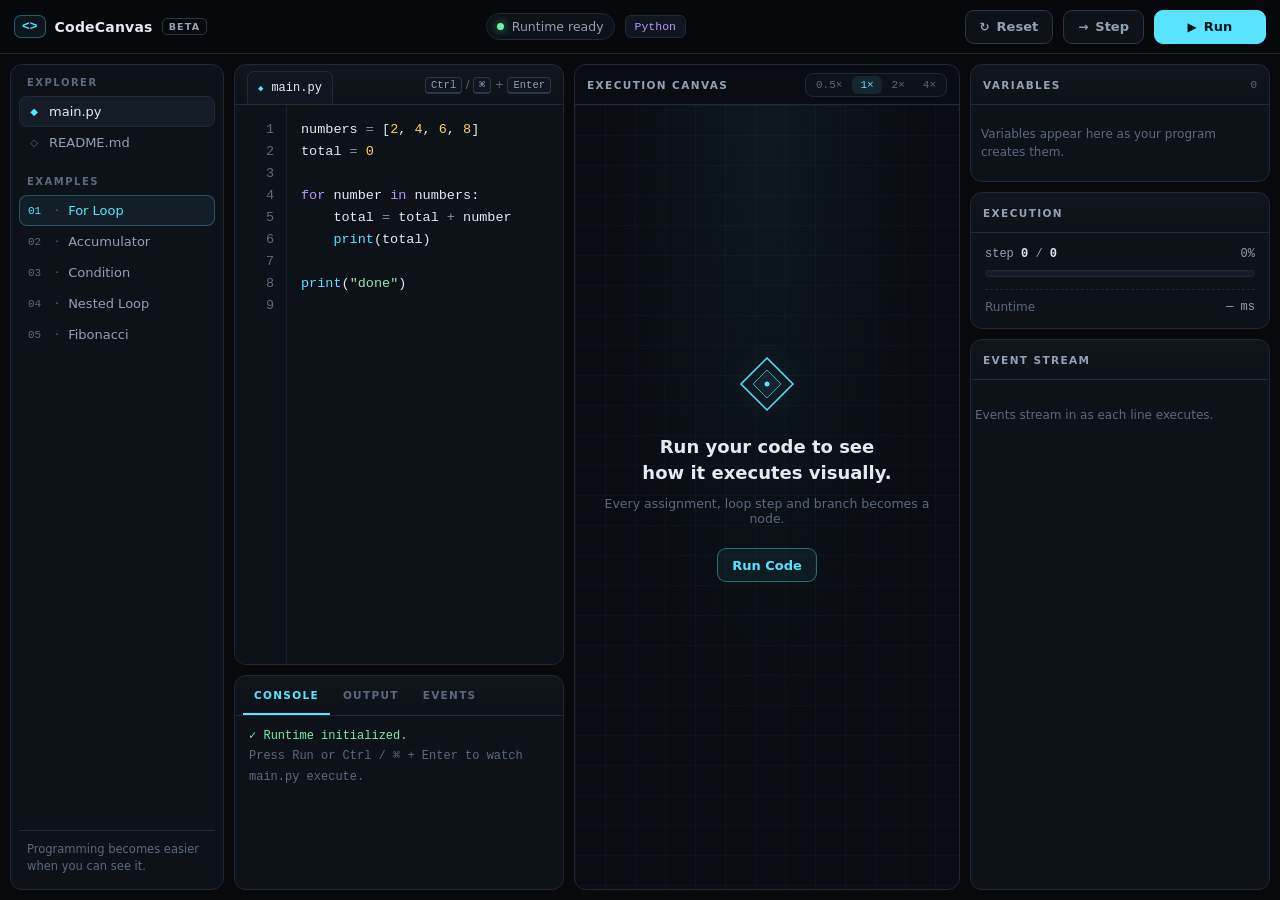
<file: Code-Canvas/index.html>
<!DOCTYPE html>
<html lang="en">
<head>
  <meta charset="utf-8">
  <meta name="viewport" content="width=device-width, initial-scale=1">
  <meta name="theme-color" content="#07090D">
  <title>CodeCanvas — see your code run</title>
  <link rel="stylesheet" href="style.css">
</head>
<body>

<!-- ───────────── TOP BAR ───────────── -->
<header class="topbar">
  <div class="tb-left">
    <button class="icon-btn menu-btn" id="menuBtn" aria-label="Toggle explorer" data-tip="Explorer">☰</button>
    <div class="brand">
      <span class="brand-mark">&lt;&gt;</span>
      <span class="brand-name">CodeCanvas</span>
      <span class="badge">BETA</span>
    </div>
  </div>

  <div class="tb-center">
    <span class="status" id="status" data-state="idle"><i class="dot"></i><span id="statusText">Runtime ready</span></span>
    <span class="lang">Python</span>
  </div>

  <div class="tb-right">
    <button class="btn ghost" id="resetBtn" data-tip="Reset execution"><span class="ico">↻</span><span class="lbl">Reset</span></button>
    <button class="btn ghost" id="stepBtn" data-tip="Execute one event"><span class="ico">→</span><span class="lbl">Step</span></button>
    <button class="btn primary" id="runBtn" data-tip="Ctrl / ⌘ + Enter"><span class="ico" id="runIcon">▶</span><span class="lbl" id="runLabel">Run</span></button>
  </div>
</header>

<div class="scrim" id="scrim"></div>

<div class="app" id="app">

  <!-- ───────────── EXPLORER ───────────── -->
  <aside class="sidebar" id="sidebar">
    <div class="sb-section">
      <div class="sb-title">EXPLORER</div>
      <button class="file active" data-file="main.py"><span class="glyph">◆</span>main.py</button>
      <button class="file" data-file="README.md"><span class="glyph">◇</span>README.md</button>
    </div>
    <div class="sb-section">
      <div class="sb-title">EXAMPLES</div>
      <div id="examples"></div>
    </div>
    <div class="sb-foot">Programming becomes easier<br>when you can see it.</div>
  </aside>

  <!-- ───────────── EDITOR + CONSOLE ───────────── -->
  <section class="col-editor">
    <div class="panel editor-panel">
      <div class="panel-head">
        <span class="file-tab"><span class="glyph" id="fileGlyph">◆</span><span id="fileName">main.py</span></span>
        <span class="hint"><kbd>Ctrl</kbd> / <kbd>⌘</kbd> + <kbd>Enter</kbd></span>
        <button class="collapse-btn" data-collapse aria-label="Collapse panel">⌄</button>
      </div>
      <div class="panel-body">
        <div class="editor-body" id="editorBody">
          <div class="bars-layer"><div id="barsInner">
            <div class="bar cursor-line" id="curLine"></div>
            <div class="bar exec-line" id="execLine"></div>
          </div></div>
          <div class="gutter"><div id="gutterInner"></div></div>
          <div class="code-area">
            <pre class="hl" id="hl" aria-hidden="true"><code id="hlCode"></code></pre>
            <textarea id="code" spellcheck="false" autocapitalize="off" autocomplete="off" autocorrect="off" wrap="off" aria-label="Code editor"></textarea>
          </div>
        </div>
        <div class="readme-view" id="readmeView" hidden></div>
      </div>
    </div>

    <div class="panel console-panel">
      <div class="panel-head">
        <div class="tabs" id="consoleTabs">
          <button class="tab active" data-tab="console">CONSOLE</button>
          <button class="tab" data-tab="output">OUTPUT</button>
          <button class="tab" data-tab="events">EVENTS</button>
        </div>
        <button class="collapse-btn" data-collapse aria-label="Collapse panel">⌄</button>
      </div>
      <div class="panel-body">
        <div class="pane active" id="pane-console"></div>
        <div class="pane" id="pane-output"></div>
        <div class="pane" id="pane-events"></div>
      </div>
    </div>
  </section>

  <!-- ───────────── EXECUTION CANVAS (hero) ───────────── -->
  <section class="panel canvas-panel" id="canvasPanel">
    <div class="panel-head">
      <span class="panel-title">EXECUTION CANVAS</span>
      <div class="speed" id="speed" role="group" aria-label="Playback speed">
        <button data-speed="0.5" data-tip="Slow">0.5×</button>
        <button data-speed="1" class="active" data-tip="Normal">1×</button>
        <button data-speed="2" data-tip="Fast">2×</button>
        <button data-speed="4" data-tip="Very fast">4×</button>
      </div>
      <button class="collapse-btn" data-collapse aria-label="Collapse panel">⌄</button>
    </div>
    <div class="panel-body canvas-body">
      <div class="canvas-scroll" id="canvasScroll">
        <div class="empty" id="empty">
          <svg class="empty-mark" viewBox="0 0 64 64" width="64" height="64" aria-hidden="true">
            <path d="M32 6 58 32 32 58 6 32Z" fill="none" stroke="currentColor" stroke-width="1.5"/>
            <path d="M32 18 46 32 32 46 18 32Z" fill="rgba(89,227,255,.08)" stroke="currentColor" stroke-width="1" opacity=".7"/>
            <circle cx="32" cy="32" r="2.5" fill="currentColor"/>
          </svg>
          <p class="empty-title">Run your code to see<br>how it executes visually.</p>
          <p class="empty-sub">Every assignment, loop step and branch becomes a node.</p>
          <button class="btn outline" id="emptyRun">Run Code</button>
        </div>
        <div class="errpanel" id="errPanel" hidden></div>
        <div class="flow" id="flow"></div>
      </div>
    </div>
  </section>

  <!-- ───────────── STATE COLUMN ───────────── -->
  <aside class="col-state">
    <div class="panel" id="varsPanel">
      <div class="panel-head">
        <span class="panel-title">VARIABLES</span>
        <span class="count" id="varCount">0</span>
        <button class="collapse-btn" data-collapse aria-label="Collapse panel">⌄</button>
      </div>
      <div class="panel-body">
        <div class="vars" id="vars"><p class="muted-note">Variables appear here as your program creates them.</p></div>
      </div>
    </div>

    <div class="panel" id="execPanel">
      <div class="panel-head">
        <span class="panel-title">EXECUTION</span>
        <button class="collapse-btn" data-collapse aria-label="Collapse panel">⌄</button>
      </div>
      <div class="panel-body">
        <div class="progress-wrap">
          <div class="progress-top">
            <span>step <b id="stepNow">0</b> / <b id="stepTotal">0</b></span>
            <span id="pct">0%</span>
          </div>
          <div class="bar-track"><div class="bar-fill" id="barFill"></div></div>
          <div class="runtime"><span>Runtime</span><b id="runtime">— ms</b></div>
        </div>
      </div>
    </div>

    <div class="panel grow" id="eventsPanel">
      <div class="panel-head">
        <span class="panel-title">EVENT STREAM</span>
        <button class="collapse-btn" data-collapse aria-label="Collapse panel">⌄</button>
      </div>
      <div class="panel-body">
        <ul class="feed" id="feed"></ul>
        <p class="muted-note" id="feedEmpty">Events stream in as each line executes.</p>
      </div>
    </div>
  </aside>
</div>

<script src="app.js"></script>
</body>
</html>
</file>
<file: Code-Canvas/style.css>
/* ───────────────────────── CodeCanvas — style.css ───────────────────────── */

:root {
  --bg: #07090d;
  --p1: #0d1118;
  --p2: #101620;
  --p3: #151c28;
  --bd: #202936;
  --bd2: #2b3647;
  --cyan: #59e3ff;
  --ok: #72f1a8;
  --warn: #ffd166;
  --err: #ff6b7a;
  --purple: #b997ff;
  --tx: #e4eaf3;
  --tx2: #93a1b5;
  --tx3: #5b6a7e;
  --tb: 54px;
  --lh: 22px;
  --pad: 14px;
  --fs: 13.5px;
  --k: 1; /* animation time multiplier (set by speed) */
  --ui:
    Inter, "Segoe UI", system-ui, -apple-system, Roboto, "Helvetica Neue",
    sans-serif;
  --mono:
    "JetBrains Mono", "Fira Code", "SF Mono", ui-monospace, Menlo, Consolas,
    "Liberation Mono", monospace;
  color-scheme: dark;
}

* {
  box-sizing: border-box;
}
html,
body {
  margin: 0;
  background: var(--bg);
  color: var(--tx);
  font-family: var(--ui);
  font-size: 14px;
  -webkit-font-smoothing: antialiased;
}
body {
  height: 100vh;
  overflow: hidden;
}
button {
  font: inherit;
  color: inherit;
  cursor: pointer;
  border: 0;
  background: none;
}
kbd {
  font-family: var(--mono);
  font-size: 10.5px;
  padding: 1px 5px;
  border: 1px solid var(--bd2);
  border-bottom-width: 2px;
  border-radius: 4px;
  color: var(--tx2);
  background: var(--p2);
}
::-webkit-scrollbar {
  width: 9px;
  height: 9px;
}
::-webkit-scrollbar-thumb {
  background: #1d2635;
  border-radius: 6px;
  border: 2px solid transparent;
  background-clip: padding-box;
}
::-webkit-scrollbar-thumb:hover {
  background: #2a3649;
  background-clip: padding-box;
  border: 2px solid transparent;
}
::-webkit-scrollbar-corner {
  background: transparent;
}
:focus-visible {
  outline: 1px solid var(--cyan);
  outline-offset: 1px;
}

/* Tooltips */
[data-tip] {
  position: relative;
}
[data-tip]:hover::after {
  content: attr(data-tip);
  position: absolute;
  top: calc(100% + 8px);
  left: 50%;
  transform: translateX(-50%);
  white-space: nowrap;
  font-size: 11px;
  padding: 4px 8px;
  border-radius: 6px;
  z-index: 80;
  pointer-events: none;
  background: #1a2332;
  border: 1px solid var(--bd2);
  color: var(--tx);
  box-shadow: 0 6px 18px rgba(0, 0, 0, 0.45);
  animation: fadeIn 0.15s ease-out 0.35s both;
}
.tb-right [data-tip]:last-child:hover::after {
  left: auto;
  right: 0;
  transform: none;
}

/* ───────── Top bar ───────── */
.topbar {
  position: sticky;
  top: 0;
  z-index: 50;
  height: var(--tb);
  display: flex;
  align-items: center;
  justify-content: space-between;
  gap: 12px;
  padding: 0 14px;
  background: rgba(7, 9, 13, 0.88);
  backdrop-filter: blur(10px);
  border-bottom: 1px solid var(--bd);
}
.tb-left,
.tb-center,
.tb-right {
  display: flex;
  align-items: center;
  gap: 10px;
}
.brand {
  display: flex;
  align-items: center;
  gap: 9px;
}
.brand-mark {
  font-family: var(--mono);
  font-weight: 700;
  font-size: 13px;
  color: var(--cyan);
  padding: 3px 7px;
  border: 1px solid rgba(89, 227, 255, 0.35);
  border-radius: 7px;
  background: rgba(89, 227, 255, 0.07);
}
.brand-name {
  font-weight: 650;
  letter-spacing: 0.2px;
}
.badge {
  font-size: 9.5px;
  letter-spacing: 1.2px;
  font-weight: 600;
  color: var(--tx2);
  border: 1px solid var(--bd2);
  padding: 2px 6px;
  border-radius: 5px;
}
.tb-center {
  color: var(--tx2);
  font-size: 12.5px;
}
.status {
  display: inline-flex;
  align-items: center;
  gap: 8px;
  padding: 5px 10px;
  border: 1px solid var(--bd);
  border-radius: 999px;
  background: var(--p1);
}
.status .dot {
  width: 7px;
  height: 7px;
  border-radius: 50%;
  background: var(--ok);
  box-shadow: 0 0 8px rgba(114, 241, 168, 0.7);
  transition:
    background 0.25s,
    box-shadow 0.25s;
}
.status[data-state="running"] .dot {
  background: var(--cyan);
  box-shadow: 0 0 10px var(--cyan);
  animation: pulse 1s ease-in-out infinite;
}
.status[data-state="paused"] .dot {
  background: var(--warn);
  box-shadow: 0 0 8px rgba(255, 209, 102, 0.6);
}
.status[data-state="error"] .dot {
  background: var(--err);
  box-shadow: 0 0 8px rgba(255, 107, 122, 0.7);
}
.lang {
  font-family: var(--mono);
  font-size: 11.5px;
  padding: 4px 9px;
  border-radius: 6px;
  background: var(--p2);
  border: 1px solid var(--bd);
  color: var(--purple);
}

.btn {
  display: inline-flex;
  align-items: center;
  gap: 7px;
  height: 34px;
  padding: 0 14px;
  border-radius: 9px;
  font-weight: 550;
  font-size: 13px;
  border: 1px solid var(--bd2);
  transition:
    transform 0.15s ease-out,
    background 0.2s,
    border-color 0.2s,
    box-shadow 0.2s,
    color 0.2s;
}
.btn .ico {
  font-size: 12px;
  line-height: 1;
}
.btn.ghost {
  color: var(--tx2);
  background: var(--p1);
}
.btn.ghost:hover {
  color: var(--tx);
  border-color: #3a4960;
  background: var(--p3);
  transform: translateY(-1px);
}
.btn.outline {
  color: var(--cyan);
  border-color: rgba(89, 227, 255, 0.4);
  background: rgba(89, 227, 255, 0.06);
}
.btn.outline:hover {
  background: rgba(89, 227, 255, 0.14);
  transform: translateY(-1px);
  box-shadow: 0 6px 20px rgba(89, 227, 255, 0.12);
}
.btn.primary {
  color: #04151b;
  background: var(--cyan);
  border-color: var(--cyan);
  font-weight: 650;
  min-width: 112px;
  justify-content: center;
  box-shadow: 0 0 0 0 rgba(89, 227, 255, 0);
}
.btn.primary:hover {
  transform: translateY(-1px);
  box-shadow: 0 6px 22px rgba(89, 227, 255, 0.32);
}
.btn:active {
  transform: translateY(0) scale(0.97);
}
.btn.primary.running {
  background: rgba(89, 227, 255, 0.12);
  color: var(--cyan);
  border-color: rgba(89, 227, 255, 0.5);
}
.btn.primary.running .ico {
  animation: pulse 1s ease-in-out infinite;
}
.btn.primary.paused {
  background: var(--warn);
  border-color: var(--warn);
}
.btn.primary.done {
  background: rgba(114, 241, 168, 0.12);
  color: var(--ok);
  border-color: rgba(114, 241, 168, 0.45);
}
.btn.primary.error {
  background: rgba(255, 107, 122, 0.12);
  color: var(--err);
  border-color: rgba(255, 107, 122, 0.45);
}
.icon-btn {
  display: none;
  width: 34px;
  height: 34px;
  align-items: center;
  justify-content: center;
  border-radius: 8px;
  border: 1px solid var(--bd);
  background: var(--p1);
  color: var(--tx2);
}
.icon-btn:hover {
  color: var(--tx);
  border-color: var(--bd2);
}

/* ───────── Layout ───────── */
.app {
  display: grid;
  gap: 10px;
  padding: 10px;
  grid-template-columns: 214px minmax(330px, 0.85fr) minmax(0, 1.5fr) 300px;
  height: calc(100vh - var(--tb));
  min-height: 0;
}
@media (min-width: 1500px) {
  .app {
    grid-template-columns: 236px minmax(400px, 0.8fr) minmax(0, 1.5fr) 330px;
  }
}
.col-editor {
  display: grid;
  grid-template-rows: minmax(0, 1fr) 215px;
  gap: 10px;
  min-width: 0;
  min-height: 0;
}
.col-state {
  display: flex;
  flex-direction: column;
  gap: 10px;
  min-width: 0;
  min-height: 0;
}
.col-state .panel {
  flex: none;
}
.col-state .panel.grow {
  flex: 1 1 0;
  min-height: 120px;
}

.panel {
  display: flex;
  flex-direction: column;
  min-width: 0;
  min-height: 0;
  background: var(--p1);
  border: 1px solid var(--bd);
  border-radius: 12px;
  overflow: hidden;
}
.panel-head {
  flex: none;
  display: flex;
  align-items: center;
  gap: 10px;
  height: 40px;
  padding: 0 12px;
  border-bottom: 1px solid var(--bd);
  background: linear-gradient(180deg, rgba(255, 255, 255, 0.015), transparent);
}
.panel-title {
  font-size: 10.5px;
  letter-spacing: 1.4px;
  font-weight: 650;
  color: var(--tx2);
}
.panel-body {
  flex: 1 1 auto;
  min-height: 0;
  overflow: auto;
  position: relative;
}
.count {
  margin-left: auto;
  font-family: var(--mono);
  font-size: 11px;
  color: var(--tx3);
}
.collapse-btn {
  display: none;
  margin-left: auto;
  width: 26px;
  height: 26px;
  border-radius: 6px;
  color: var(--tx2);
  transition: transform 0.2s;
}
.panel.collapsed .collapse-btn {
  transform: rotate(-90deg);
}
.panel.collapsed .panel-body {
  display: none;
}
.panel.collapsed {
  height: auto !important;
  max-height: none !important;
  flex: none !important;
}
.muted-note {
  margin: 0;
  padding: 14px 4px;
  font-size: 12px;
  color: var(--tx3);
  line-height: 1.5;
}

/* ───────── Sidebar ───────── */
.sidebar {
  background: var(--p1);
  border: 1px solid var(--bd);
  border-radius: 12px;
  padding: 12px 8px;
  display: flex;
  flex-direction: column;
  gap: 18px;
  min-height: 0;
  overflow: auto;
}
.sb-title {
  font-size: 10px;
  letter-spacing: 1.5px;
  color: var(--tx3);
  font-weight: 650;
  padding: 0 8px 8px;
}
.file,
.ex {
  display: flex;
  align-items: center;
  gap: 9px;
  width: 100%;
  text-align: left;
  padding: 7px 8px;
  border-radius: 8px;
  color: var(--tx2);
  font-size: 13px;
  border: 1px solid transparent;
  transition:
    background 0.18s,
    color 0.18s,
    border-color 0.18s,
    transform 0.18s;
}
.file .glyph {
  color: var(--tx3);
  font-size: 10px;
  width: 12px;
  text-align: center;
}
.file.active {
  color: var(--tx);
  background: var(--p3);
  border-color: var(--bd);
}
.file.active .glyph {
  color: var(--cyan);
}
.file:hover,
.ex:hover {
  color: var(--tx);
  background: rgba(89, 227, 255, 0.05);
  border-color: rgba(89, 227, 255, 0.16);
  transform: translateX(1px);
}
.ex .num {
  font-family: var(--mono);
  font-size: 11px;
  color: var(--tx3);
  width: 18px;
}
.ex .dotsep {
  color: var(--tx3);
}
.ex.active {
  color: var(--cyan);
  background: rgba(89, 227, 255, 0.07);
  border-color: rgba(89, 227, 255, 0.28);
}
.ex.active .num {
  color: var(--cyan);
}
.sb-foot {
  margin-top: auto;
  padding: 10px 8px 2px;
  font-size: 11.5px;
  line-height: 1.5;
  color: var(--tx3);
  border-top: 1px solid var(--bd);
}

/* ───────── Editor ───────── */
.file-tab {
  display: inline-flex;
  align-items: center;
  gap: 8px;
  font-family: var(--mono);
  font-size: 12px;
  color: var(--tx);
  padding: 5px 10px;
  border-radius: 7px 7px 0 0;
  background: var(--p2);
  border: 1px solid var(--bd);
  border-bottom: 0;
  margin-top: 7px;
  height: 33px;
}
.file-tab .glyph {
  color: var(--cyan);
  font-size: 9px;
}
.editor-panel .panel-head {
  padding-bottom: 0;
  align-items: flex-end;
}
.hint {
  margin-left: auto;
  align-self: center;
  font-size: 11px;
  color: var(--tx3);
  white-space: nowrap;
}
.editor-panel .panel-body {
  overflow: hidden;
  background: var(--p1);
}
.editor-body {
  position: absolute;
  inset: 0;
  font: var(--fs)/var(--lh) var(--mono);
}
.bars-layer {
  position: absolute;
  inset: 0;
  overflow: hidden;
  pointer-events: none;
}
#barsInner {
  position: relative;
}
.bar {
  position: absolute;
  left: 0;
  right: 0;
  height: var(--lh);
  top: var(--pad);
  opacity: 0;
  transition:
    top 0.2s ease-out,
    opacity 0.2s,
    background 0.2s;
}
.bar.cursor-line {
  background: rgba(255, 255, 255, 0.035);
}
.bar.cursor-line.show {
  opacity: 1;
}
.bar.exec-line {
  background: linear-gradient(
    90deg,
    rgba(89, 227, 255, 0.16),
    rgba(89, 227, 255, 0.06) 60%,
    rgba(89, 227, 255, 0.03)
  );
  box-shadow: inset 2px 0 0 var(--cyan);
}
.bar.exec-line.show {
  opacity: 1;
}
.bar.exec-line.err {
  background: linear-gradient(
    90deg,
    rgba(255, 107, 122, 0.2),
    rgba(255, 107, 122, 0.07) 60%,
    rgba(255, 107, 122, 0.03)
  );
  box-shadow: inset 2px 0 0 var(--err);
}
.editor-body.executing .cursor-line {
  opacity: 0 !important;
}
.gutter {
  position: absolute;
  left: 0;
  top: 0;
  bottom: 0;
  width: 52px;
  overflow: hidden;
  pointer-events: none;
  border-right: 1px solid rgba(32, 41, 54, 0.6);
}
#gutterInner {
  padding: var(--pad) 0;
}
#gutterInner div {
  height: var(--lh);
  padding-right: 12px;
  text-align: right;
  color: var(--tx3);
  transition: color 0.2s;
}
#gutterInner div.on {
  color: var(--cyan);
  font-weight: 600;
}
#gutterInner div.on.err {
  color: var(--err);
}
#gutterInner div.on::before {
  content: "›";
  margin-right: 8px;
}
.code-area {
  position: absolute;
  left: 52px;
  right: 0;
  top: 0;
  bottom: 0;
  overflow: hidden;
}
.hl,
#code {
  position: absolute;
  top: 0;
  left: 0;
  margin: 0;
  border: 0;
  padding: var(--pad) 18px var(--pad) 14px;
  font: var(--fs)/var(--lh) var(--mono);
  letter-spacing: 0;
  tab-size: 4;
  white-space: pre;
  word-wrap: normal;
  font-variant-ligatures: none;
}
.hl {
  pointer-events: none;
  min-width: 100%;
  color: var(--tx);
  will-change: transform;
}
.hl code {
  font: inherit;
}
#code {
  width: 100%;
  height: 100%;
  resize: none;
  overflow: auto;
  outline: none;
  background: transparent;
  color: transparent;
  -webkit-text-fill-color: transparent;
  caret-color: var(--cyan);
}
#code::selection {
  background: rgba(89, 227, 255, 0.28);
}
.tk-kw {
  color: var(--purple);
}
.tk-str {
  color: #8be9b0;
}
.tk-num {
  color: var(--warn);
}
.tk-com {
  color: var(--tx3);
  font-style: italic;
}
.tk-fn {
  color: var(--cyan);
}
.tk-const {
  color: #ff9e7a;
}
.tk-op {
  color: #7f90a8;
}
.readme-view {
  position: absolute;
  inset: 0;
  overflow: auto;
  padding: 18px 22px;
  font-size: 13px;
  line-height: 1.65;
  color: var(--tx2);
}
.readme-view h1 {
  font-size: 18px;
  color: var(--tx);
  margin: 0 0 6px;
}
.readme-view h2 {
  font-size: 11px;
  letter-spacing: 1.4px;
  color: var(--cyan);
  margin: 20px 0 6px;
  font-weight: 650;
}
.readme-view p {
  margin: 0 0 8px;
}
.readme-view code {
  font-family: var(--mono);
  font-size: 12px;
  background: var(--p2);
  border: 1px solid var(--bd);
  padding: 1px 5px;
  border-radius: 4px;
  color: var(--tx);
}
.readme-view ul {
  margin: 0;
  padding-left: 18px;
}

/* ───────── Console ───────── */
.console-panel .panel-head {
  padding: 0 8px;
}
.tabs {
  display: flex;
  gap: 2px;
  height: 100%;
  align-items: stretch;
}
.tab {
  padding: 0 11px;
  font-size: 10.5px;
  letter-spacing: 1.3px;
  font-weight: 650;
  color: var(--tx3);
  border-bottom: 2px solid transparent;
  transition:
    color 0.2s,
    border-color 0.2s;
}
.tab:hover {
  color: var(--tx2);
}
.tab.active {
  color: var(--cyan);
  border-bottom-color: var(--cyan);
}
.pane {
  display: none;
  padding: 10px 14px 14px;
  font-family: var(--mono);
  font-size: 12px;
  line-height: 1.7;
}
.pane.active {
  display: block;
}
.ln {
  animation: logIn 0.25s ease-out both;
  white-space: pre-wrap;
  word-break: break-word;
}
.ln.ok {
  color: var(--ok);
}
.ln.warn {
  color: var(--warn);
}
.ln.err {
  color: var(--err);
}
.ln.dim {
  color: var(--tx3);
}
.ln.out {
  color: var(--tx);
}
.ln.gap {
  margin-top: 8px;
}
.ln.head {
  color: var(--tx2);
}
.ln .ln-n {
  color: var(--tx3);
  margin-right: 10px;
}
.ln .ln-t {
  color: var(--purple);
  margin-right: 10px;
}

/* ───────── Canvas (hero) ───────── */
.canvas-panel {
  position: relative;
  background: #090c12;
}
.canvas-panel .panel-head {
  background: transparent;
}
.speed {
  margin-left: auto;
  display: inline-flex;
  padding: 2px;
  gap: 2px;
  border: 1px solid var(--bd);
  border-radius: 8px;
  background: var(--p1);
}
.speed button {
  padding: 3px 8px;
  font-size: 11px;
  font-family: var(--mono);
  color: var(--tx3);
  border-radius: 6px;
  transition:
    color 0.15s,
    background 0.15s;
}
.speed button:hover {
  color: var(--tx);
}
.speed button.active {
  color: var(--cyan);
  background: rgba(89, 227, 255, 0.1);
}
.canvas-body {
  overflow: hidden;
}
.canvas-scroll {
  position: absolute;
  inset: 0;
  overflow: auto;
  padding: 30px 22px 90px;
  scroll-behavior: auto;
  background-image:
    radial-gradient(
      ellipse at 50% 0%,
      rgba(89, 227, 255, 0.055),
      transparent 60%
    ),
    linear-gradient(rgba(130, 160, 200, 0.045) 1px, transparent 1px),
    linear-gradient(90deg, rgba(130, 160, 200, 0.045) 1px, transparent 1px);
  background-size:
    auto,
    30px 30px,
    30px 30px;
  background-attachment: local, local, local;
}
.flow {
  display: flex;
  flex-direction: column;
  align-items: center;
  width: min(100%, 460px);
  margin: 0 auto;
}

.empty {
  height: 100%;
  min-height: 320px;
  display: flex;
  flex-direction: column;
  align-items: center;
  justify-content: center;
  text-align: center;
  gap: 10px;
  animation: fadeIn 0.5s ease-out both;
}
.empty[hidden],
.errpanel[hidden] {
  display: none;
}
.empty-mark {
  color: var(--cyan);
  filter: drop-shadow(0 0 14px rgba(89, 227, 255, 0.35));
  animation: float 5s ease-in-out infinite;
  margin-bottom: 8px;
}
.empty-title {
  margin: 0;
  font-size: 18px;
  line-height: 1.45;
  font-weight: 550;
  color: var(--tx);
}
.empty-sub {
  margin: 0 0 12px;
  font-size: 12.5px;
  color: var(--tx3);
}

.node {
  position: relative;
  width: calc(100% - var(--depth, 0) * 30px);
  padding: 11px 14px 12px 17px;
  border-radius: 10px;
  background: linear-gradient(
    180deg,
    rgba(22, 30, 43, 0.95),
    rgba(14, 20, 30, 0.95)
  );
  border: 1px solid var(--bd);
  box-shadow: 0 10px 28px rgba(0, 0, 0, 0.35);
  animation: nodeIn calc(0.5s * var(--k)) cubic-bezier(0.2, 0.8, 0.2, 1)
    calc(0.16s * var(--k)) both;
  transition:
    border-color 0.35s,
    box-shadow 0.35s,
    opacity 0.35s;
}
.node::before {
  content: "";
  position: absolute;
  left: 0;
  top: 10px;
  bottom: 10px;
  width: 3px;
  border-radius: 0 3px 3px 0;
  background: var(--tc, var(--cyan));
  opacity: 0.75;
}
.node.t-assignment {
  --tc: var(--cyan);
}
.node.t-loop {
  --tc: var(--purple);
}
.node.t-condition {
  --tc: var(--warn);
}
.node.t-output {
  --tc: var(--ok);
}
.node.t-error {
  --tc: var(--err);
  border-color: rgba(255, 107, 122, 0.5);
  box-shadow:
    0 0 28px rgba(255, 107, 122, 0.12),
    0 10px 28px rgba(0, 0, 0, 0.35);
}
.node.active {
  border-color: rgba(89, 227, 255, 0.6);
  box-shadow:
    0 0 0 1px rgba(89, 227, 255, 0.22),
    0 0 30px rgba(89, 227, 255, 0.15),
    0 10px 28px rgba(0, 0, 0, 0.4);
}
.node.done {
  opacity: 0.66;
}
.n-head {
  display: flex;
  align-items: center;
  justify-content: space-between;
  gap: 10px;
  margin-bottom: 6px;
}
.n-tag {
  font-size: 9.5px;
  letter-spacing: 1.5px;
  font-weight: 700;
  color: var(--tc, var(--cyan));
}
.n-meta {
  font-family: var(--mono);
  font-size: 10.5px;
  color: var(--tx3);
}
.n-main {
  display: flex;
  align-items: center;
  justify-content: space-between;
  gap: 10px;
  font-family: var(--mono);
  font-size: 15px;
  font-weight: 600;
  color: var(--tx);
  word-break: break-word;
}
.n-main .txt {
  min-width: 0;
}
.n-calc {
  margin-top: 5px;
  font-family: var(--mono);
  font-size: 12px;
  color: var(--cyan);
  opacity: 0.85;
  word-break: break-word;
}
.n-sub {
  margin-top: 4px;
  font-family: var(--mono);
  font-size: 11.5px;
  color: var(--tx3);
  word-break: break-word;
}
.pill {
  flex: none;
  font-family: var(--ui);
  font-size: 10.5px;
  font-weight: 650;
  padding: 2px 9px;
  border-radius: 999px;
  border: 1px solid;
  letter-spacing: 0.3px;
}
.pill.t {
  color: var(--ok);
  border-color: rgba(114, 241, 168, 0.4);
  background: rgba(114, 241, 168, 0.08);
}
.pill.f {
  color: var(--err);
  border-color: rgba(255, 107, 122, 0.4);
  background: rgba(255, 107, 122, 0.08);
}

.conn {
  position: relative;
  width: 2px;
  height: 30px;
  flex: none;
  background: linear-gradient(#2a3548, #36455c);
  transform-origin: top;
  animation: connIn calc(0.28s * var(--k)) ease-out both;
}
.conn::after {
  content: "";
  position: absolute;
  bottom: -1px;
  left: 50%;
  width: 7px;
  height: 7px;
  border-right: 2px solid #36455c;
  border-bottom: 2px solid #36455c;
  transform: translate(-50%, 0) rotate(45deg);
}
.conn .dot {
  position: absolute;
  left: 50%;
  top: 0;
  width: 6px;
  height: 6px;
  margin-left: -3px;
  border-radius: 50%;
  background: var(--cyan);
  box-shadow: 0 0 10px var(--cyan);
  animation: travel calc(0.3s * var(--k)) ease-out both;
}

/* Error panel */
.errpanel {
  width: min(100%, 460px);
  margin: 8vh auto 0;
  padding: 22px;
  border-radius: 12px;
  border: 1px solid rgba(255, 107, 122, 0.4);
  background: linear-gradient(
    180deg,
    rgba(255, 107, 122, 0.07),
    rgba(255, 107, 122, 0.02)
  );
  box-shadow: 0 0 40px rgba(255, 107, 122, 0.08);
  animation: nodeIn 0.4s ease-out both;
}
.errpanel h3 {
  margin: 0 0 12px;
  font-size: 16px;
  color: var(--err);
  font-weight: 650;
}
.errpanel .lbl {
  font-size: 10px;
  letter-spacing: 1.4px;
  color: var(--tx3);
  font-weight: 650;
  margin: 14px 0 6px;
}
.errpanel ul {
  margin: 0;
  padding-left: 4px;
  list-style: none;
  color: var(--tx2);
  font-size: 13px;
  line-height: 1.75;
}
.errpanel li::before {
  content: "•";
  color: var(--cyan);
  margin-right: 8px;
}
.errpanel .where {
  font-family: var(--mono);
  font-size: 12.5px;
  color: var(--tx);
  background: rgba(0, 0, 0, 0.28);
  border: 1px solid var(--bd);
  border-left: 2px solid var(--err);
  border-radius: 6px;
  padding: 9px 12px;
  overflow-x: auto;
  white-space: pre;
}
.errpanel .msg {
  margin-top: 8px;
  font-size: 13px;
  color: var(--err);
}
.errpanel .hintline {
  margin-top: 4px;
  font-size: 12.5px;
  color: var(--tx2);
}

/* ───────── Variables ───────── */
.vars {
  padding: 6px;
  display: flex;
  flex-direction: column;
  gap: 4px;
  max-height: 280px;
  overflow: auto;
}
.var {
  display: flex;
  align-items: center;
  gap: 10px;
  padding: 8px 10px;
  border-radius: 8px;
  border: 1px solid transparent;
  background: var(--p2);
  font-family: var(--mono);
  font-size: 13px;
  animation: nodeIn 0.35s ease-out both;
}
.var .vn {
  color: var(--tx);
  min-width: 0;
  flex: none;
  max-width: 40%;
  overflow: hidden;
  text-overflow: ellipsis;
}
.var .ty {
  font-size: 9.5px;
  color: var(--tx3);
  letter-spacing: 0.5px;
  padding: 1px 5px;
  border: 1px solid var(--bd);
  border-radius: 4px;
  flex: none;
}
.var .vv {
  margin-left: auto;
  display: flex;
  align-items: center;
  justify-content: flex-end;
  gap: 8px;
  min-width: 0;
  flex-wrap: wrap;
  text-align: right;
}
.var .now {
  color: var(--cyan);
}
.var .now.str {
  color: #8be9b0;
}
.var .now.bool {
  color: #ff9e7a;
}
.var.flash {
  animation: rowFlash 1.1s ease-out;
}
.var .now.pop {
  animation: valPop 0.4s cubic-bezier(0.2, 0.8, 0.2, 1);
}
.var .was {
  color: var(--tx3);
  text-decoration: line-through;
  font-size: 11.5px;
  overflow: hidden;
  white-space: nowrap;
  animation: wasFade 1.6s ease-in forwards;
}
.chips {
  display: inline-flex;
  gap: 3px;
  flex-wrap: wrap;
  justify-content: flex-end;
}
.chip {
  padding: 0 6px;
  border-radius: 5px;
  border: 1px solid var(--bd2);
  background: var(--p1);
  color: var(--cyan);
  font-size: 12px;
  line-height: 20px;
}
.chip.new {
  animation: chipIn 0.45s ease-out;
  border-color: rgba(89, 227, 255, 0.6);
}

/* ───────── Progress ───────── */
.progress-wrap {
  padding: 14px;
}
.progress-top {
  display: flex;
  justify-content: space-between;
  font-family: var(--mono);
  font-size: 12px;
  color: var(--tx2);
  margin-bottom: 9px;
}
.progress-top b {
  color: var(--tx);
  font-weight: 600;
}
.bar-track {
  height: 7px;
  border-radius: 99px;
  background: var(--p3);
  overflow: hidden;
  border: 1px solid var(--bd);
}
.bar-fill {
  height: 100%;
  width: 0;
  border-radius: 99px;
  background: linear-gradient(90deg, rgba(89, 227, 255, 0.55), var(--cyan));
  box-shadow: 0 0 12px rgba(89, 227, 255, 0.5);
  transition:
    width 0.35s ease-out,
    background 0.3s;
}
.bar-fill.done {
  background: linear-gradient(90deg, rgba(114, 241, 168, 0.55), var(--ok));
  box-shadow: 0 0 12px rgba(114, 241, 168, 0.45);
}
.bar-fill.error {
  background: linear-gradient(90deg, rgba(255, 107, 122, 0.55), var(--err));
  box-shadow: 0 0 12px rgba(255, 107, 122, 0.45);
}
.runtime {
  display: flex;
  justify-content: space-between;
  margin-top: 12px;
  padding-top: 10px;
  border-top: 1px dashed var(--bd);
  font-size: 12px;
  color: var(--tx3);
}
.runtime b {
  font-family: var(--mono);
  font-weight: 500;
  color: var(--tx2);
}

/* ───────── Event stream ───────── */
.feed {
  list-style: none;
  margin: 0;
  padding: 6px;
  display: flex;
  flex-direction: column;
  gap: 3px;
}
.feed:empty + .muted-note {
  display: block;
}
.feed:not(:empty) + .muted-note {
  display: none;
}
.feed .ev {
  padding: 7px 10px;
  border-radius: 8px;
  border: 1px solid transparent;
  border-left: 2px solid var(--bd2);
  background: transparent;
  transition:
    background 0.3s,
    border-color 0.3s,
    box-shadow 0.3s;
  animation: evIn 0.3s ease-out both;
}
.feed .ev .top {
  display: flex;
  gap: 8px;
  font-family: var(--mono);
  font-size: 10.5px;
  color: var(--tx3);
}
.feed .ev .top .l {
  color: var(--tx2);
}
.feed .ev .top .t {
  letter-spacing: 0.3px;
}
.feed .ev .d {
  margin-top: 2px;
  font-family: var(--mono);
  font-size: 12px;
  color: var(--tx2);
  word-break: break-word;
}
.feed .ev.active {
  background: rgba(89, 227, 255, 0.07);
  border-color: rgba(89, 227, 255, 0.22);
  border-left-color: var(--cyan);
  box-shadow: 0 0 18px rgba(89, 227, 255, 0.08);
}
.feed .ev.active .d {
  color: var(--tx);
}
.feed .ev.active .top .l {
  color: var(--cyan);
}
.feed .ev.t-loop .top .t {
  color: var(--purple);
}
.feed .ev.t-condition .top .t {
  color: var(--warn);
}
.feed .ev.t-output .top .t {
  color: var(--ok);
}
.feed .ev.t-error {
  border-left-color: var(--err);
}
.feed .ev.t-error .top .t {
  color: var(--err);
}

/* ───────── Animations ───────── */
@keyframes fadeIn {
  from {
    opacity: 0;
  }
  to {
    opacity: 1;
  }
}
@keyframes pulse {
  0%,
  100% {
    opacity: 1;
  }
  50% {
    opacity: 0.35;
  }
}
@keyframes float {
  0%,
  100% {
    transform: translateY(0);
  }
  50% {
    transform: translateY(-5px);
  }
}
@keyframes nodeIn {
  from {
    opacity: 0;
    transform: translateY(10px) scale(0.96);
  }
  to {
    opacity: 1;
    transform: none;
  }
}
@keyframes connIn {
  from {
    transform: scaleY(0);
    opacity: 0;
  }
  to {
    transform: scaleY(1);
    opacity: 1;
  }
}
@keyframes travel {
  0% {
    top: 0;
    opacity: 1;
  }
  85% {
    opacity: 1;
  }
  100% {
    top: calc(100% - 6px);
    opacity: 0;
  }
}
@keyframes logIn {
  from {
    opacity: 0;
    transform: translateX(-4px);
  }
  to {
    opacity: 1;
    transform: none;
  }
}
@keyframes evIn {
  from {
    opacity: 0;
    transform: translateY(-8px);
  }
  to {
    opacity: 1;
    transform: none;
  }
}
@keyframes rowFlash {
  0% {
    background: rgba(89, 227, 255, 0.26);
    border-color: rgba(89, 227, 255, 0.6);
    box-shadow: 0 0 18px rgba(89, 227, 255, 0.28);
  }
  100% {
    background: var(--p2);
    border-color: transparent;
    box-shadow: none;
  }
}
@keyframes valPop {
  from {
    opacity: 0;
    transform: translateY(-7px);
  }
  to {
    opacity: 1;
    transform: none;
  }
}
@keyframes wasFade {
  0%,
  55% {
    opacity: 0.85;
    max-width: 140px;
  }
  100% {
    opacity: 0;
    max-width: 0;
    margin-right: -8px;
  }
}
@keyframes chipIn {
  from {
    transform: scale(0.7);
    opacity: 0;
  }
  to {
    transform: none;
    opacity: 1;
  }
}

/* ───────── Tablet ───────── */
.scrim {
  display: none;
}
@media (max-width: 1099px) {
  body {
    height: auto;
    min-height: 100vh;
    overflow: auto;
  }
  .icon-btn {
    display: inline-flex;
  }
  .collapse-btn {
    display: inline-flex;
  }
  .hint {
    margin-left: auto;
  }
  .editor-panel .collapse-btn {
    align-self: center;
    margin-left: 8px;
  }
  .panel-head .count + .collapse-btn {
    margin-left: 8px;
  }
  .speed + .collapse-btn {
    margin-left: 8px;
  }
  .app {
    grid-template-columns: minmax(0, 1fr) minmax(0, 1fr);
    grid-template-areas: "editor canvas" "state state";
    height: auto;
  }
  .col-editor {
    grid-area: editor;
    height: 640px;
  }
  .canvas-panel {
    grid-area: canvas;
    height: 640px;
  }
  .col-state {
    grid-area: state;
    display: grid;
    grid-template-columns: repeat(3, minmax(0, 1fr));
    align-items: start;
  }
  .col-state .panel,
  .col-state .panel.grow {
    max-height: 340px;
  }
  .col-state .panel.grow {
    min-height: 0;
  }
  .sidebar {
    position: fixed;
    z-index: 60;
    top: var(--tb);
    left: 0;
    bottom: 0;
    width: 262px;
    border-radius: 0 14px 14px 0;
    border-left: 0;
    transform: translateX(-104%);
    transition: transform 0.26s cubic-bezier(0.2, 0.8, 0.2, 1);
    box-shadow: 20px 0 50px rgba(0, 0, 0, 0.5);
  }
  .sidebar.open {
    transform: none;
  }
  .scrim {
    display: block;
    position: fixed;
    inset: var(--tb) 0 0 0;
    z-index: 55;
    background: rgba(3, 5, 8, 0.6);
    opacity: 0;
    pointer-events: none;
    transition: opacity 0.25s;
  }
  .scrim.show {
    opacity: 1;
    pointer-events: auto;
  }
}

/* ───────── Mobile ───────── */
@media (max-width: 719px) {
  :root {
    --fs: 13px;
  }
  .topbar {
    padding: 0 10px;
    gap: 8px;
  }
  .brand-name,
  .badge,
  .tb-center .lang {
    display: none;
  }
  .status {
    padding: 5px 8px;
  }
  #statusText {
    display: none;
  }
  .tb-center {
    margin-right: auto;
  }
  .btn {
    padding: 0 11px;
    height: 36px;
  }
  .btn.ghost .lbl {
    display: none;
  }
  .btn.ghost {
    width: 36px;
    padding: 0;
    justify-content: center;
  }
  .btn.primary {
    min-width: 104px;
  }
  [data-tip]:hover::after {
    display: none;
  }
  .hint {
    display: none;
  }
  .editor-panel .collapse-btn {
    margin-left: auto;
  }
  .app {
    display: flex;
    flex-direction: column;
    padding: 8px;
    gap: 8px;
  }
  .col-editor,
  .col-state {
    display: contents;
  }
  .panel {
    flex: none;
  }
  .editor-panel {
    order: 1;
    height: 330px;
  }
  .canvas-panel {
    order: 2;
    height: 540px;
  }
  #varsPanel {
    order: 3;
  }
  #execPanel {
    order: 4;
  }
  .console-panel {
    order: 5;
    height: 250px;
  }
  #eventsPanel {
    order: 6;
    height: 300px;
    max-height: none;
  }
  .col-state .panel,
  .col-state .panel.grow {
    max-height: none;
  }
  .vars {
    max-height: 300px;
  }
  .canvas-scroll {
    padding: 22px 12px 70px;
  }
}
@media (prefers-reduced-motion: reduce) {
  *,
  *::before,
  *::after {
    animation-duration: 0.01ms !important;
    animation-delay: 0s !important;
    transition-duration: 0.01ms !important;
  }
}
</file>
